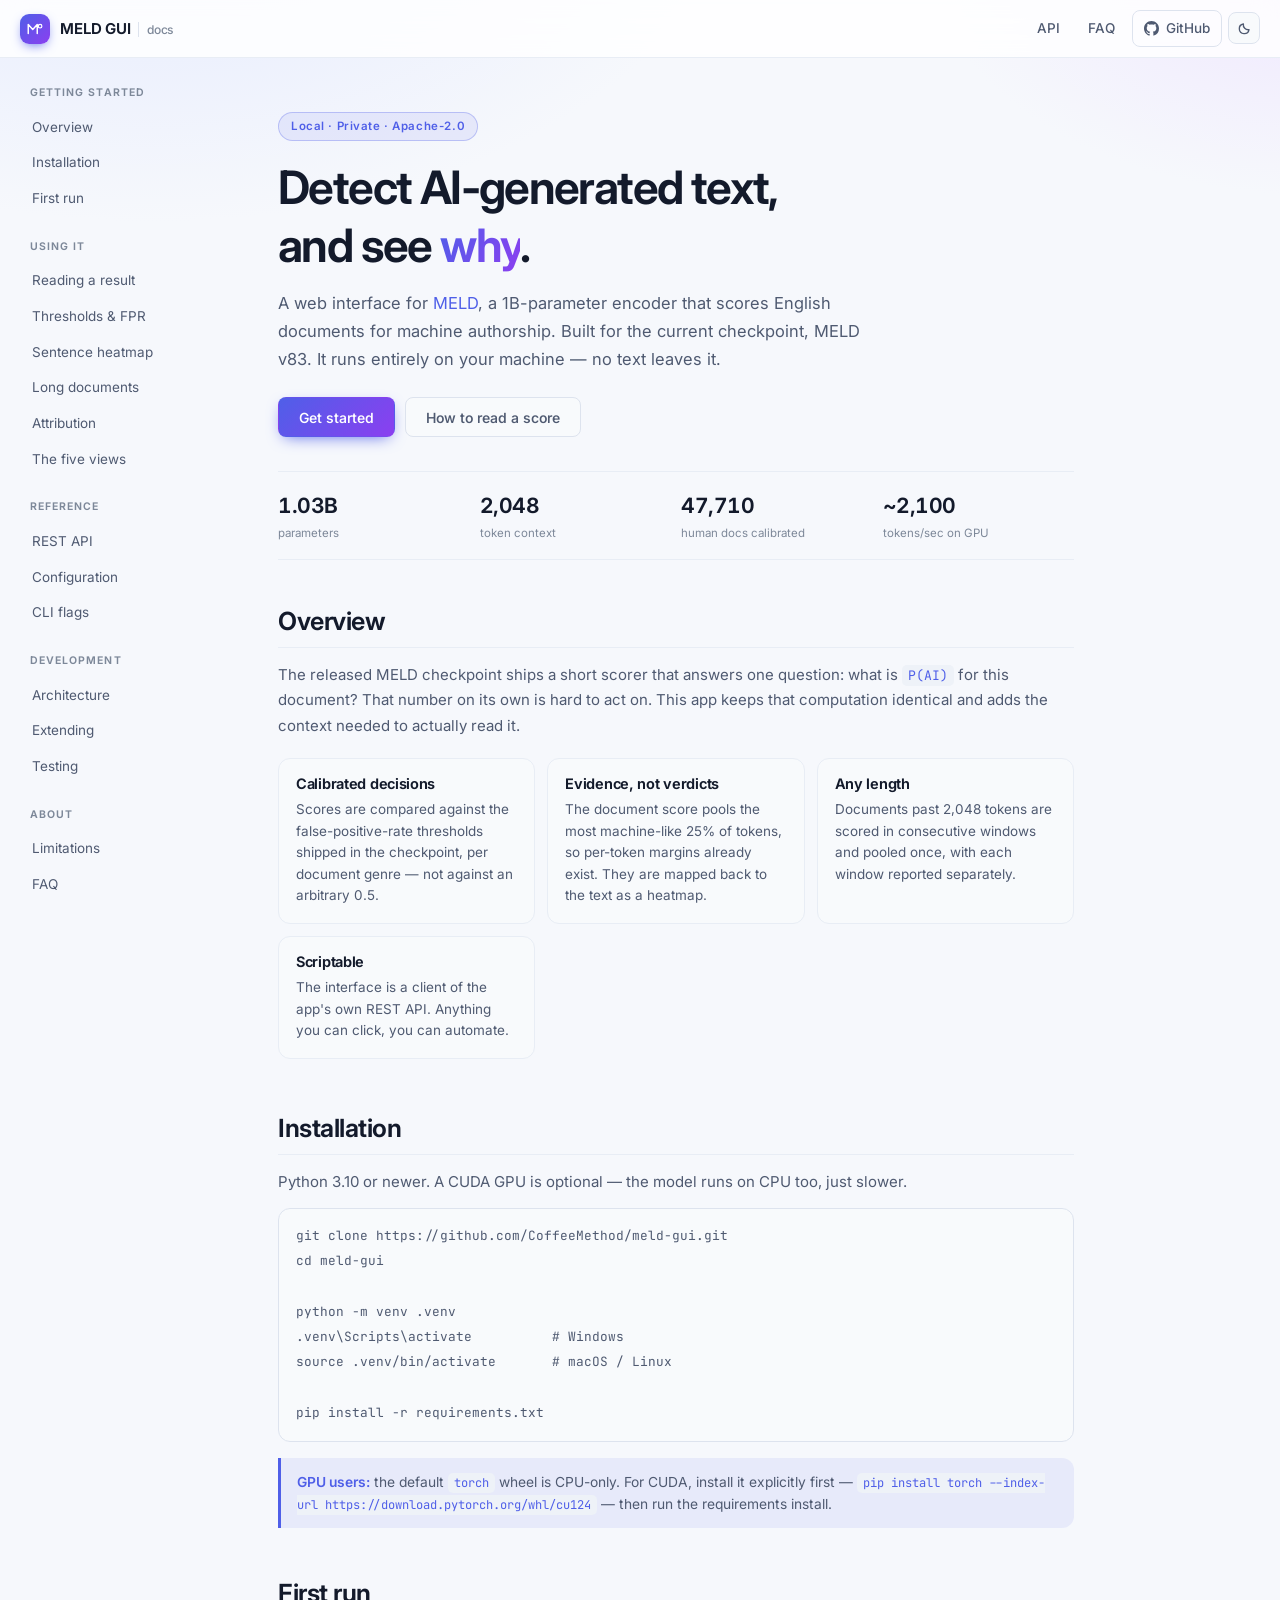
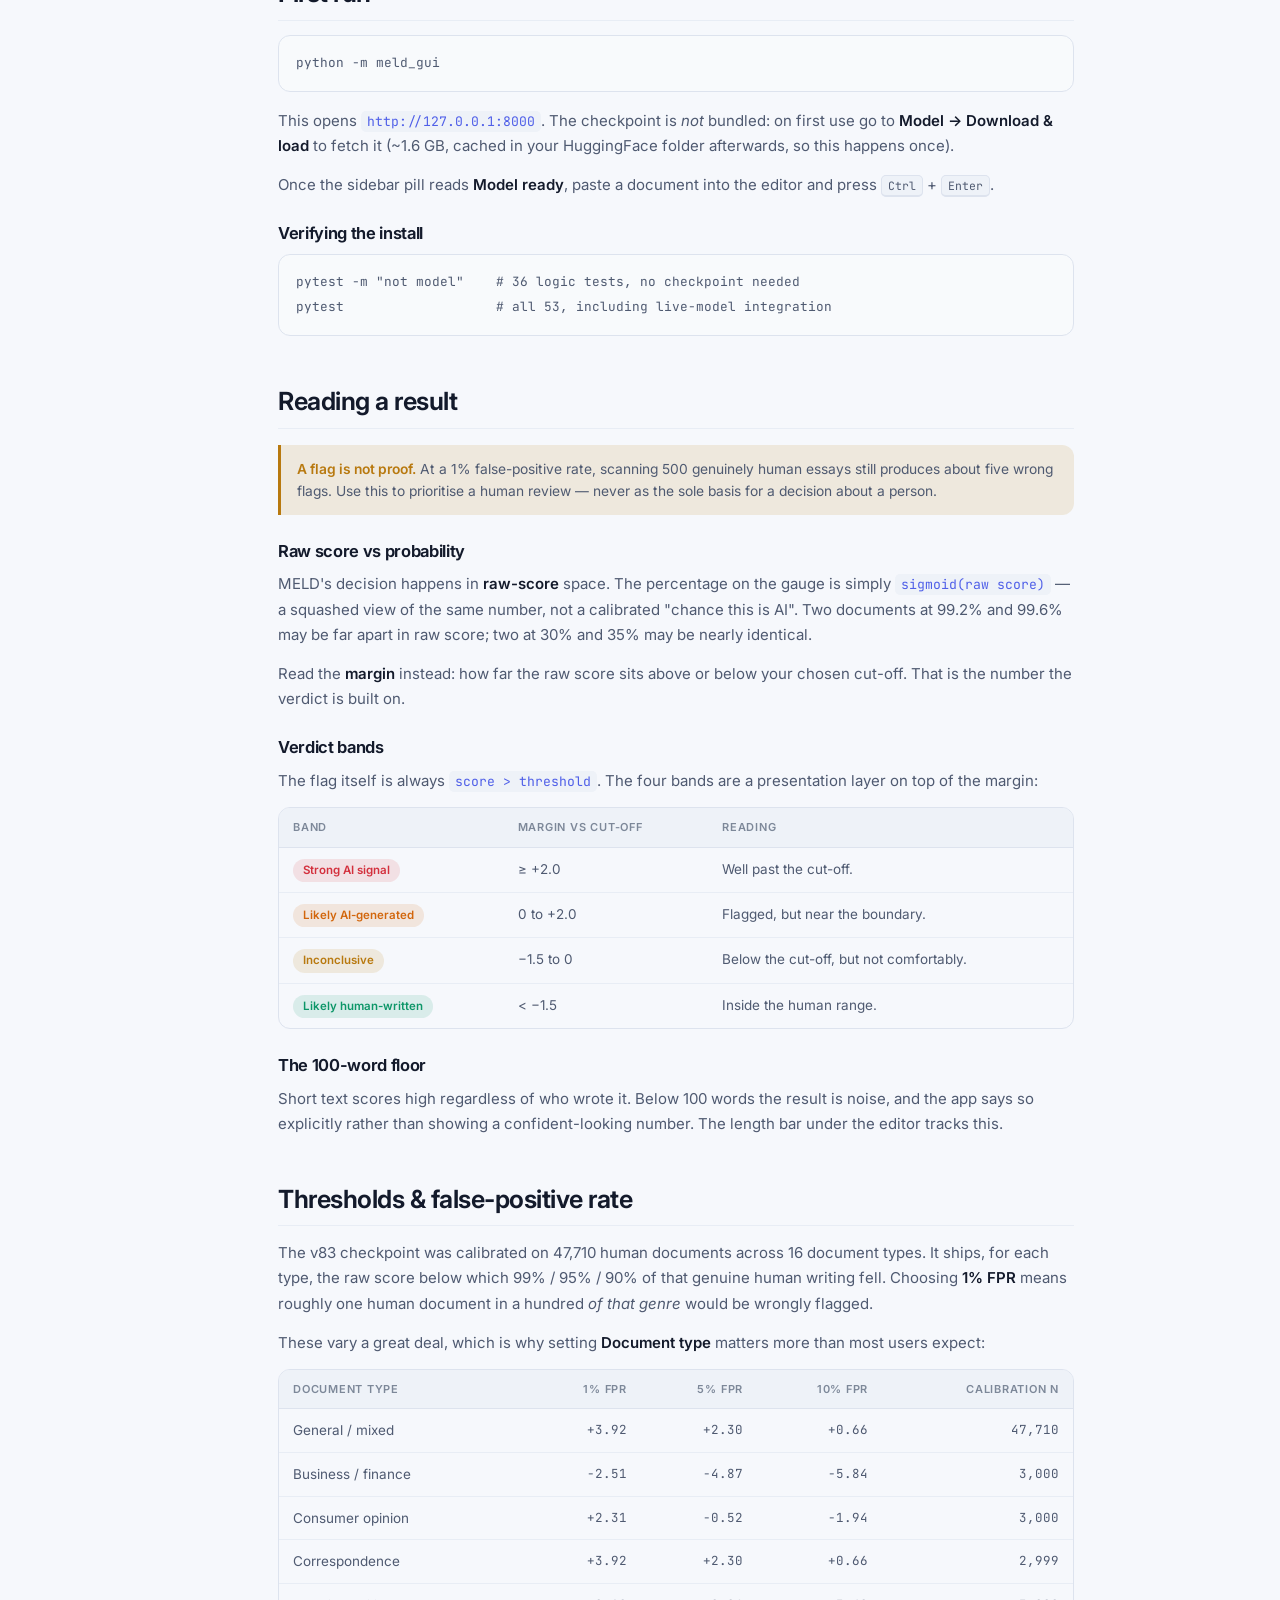
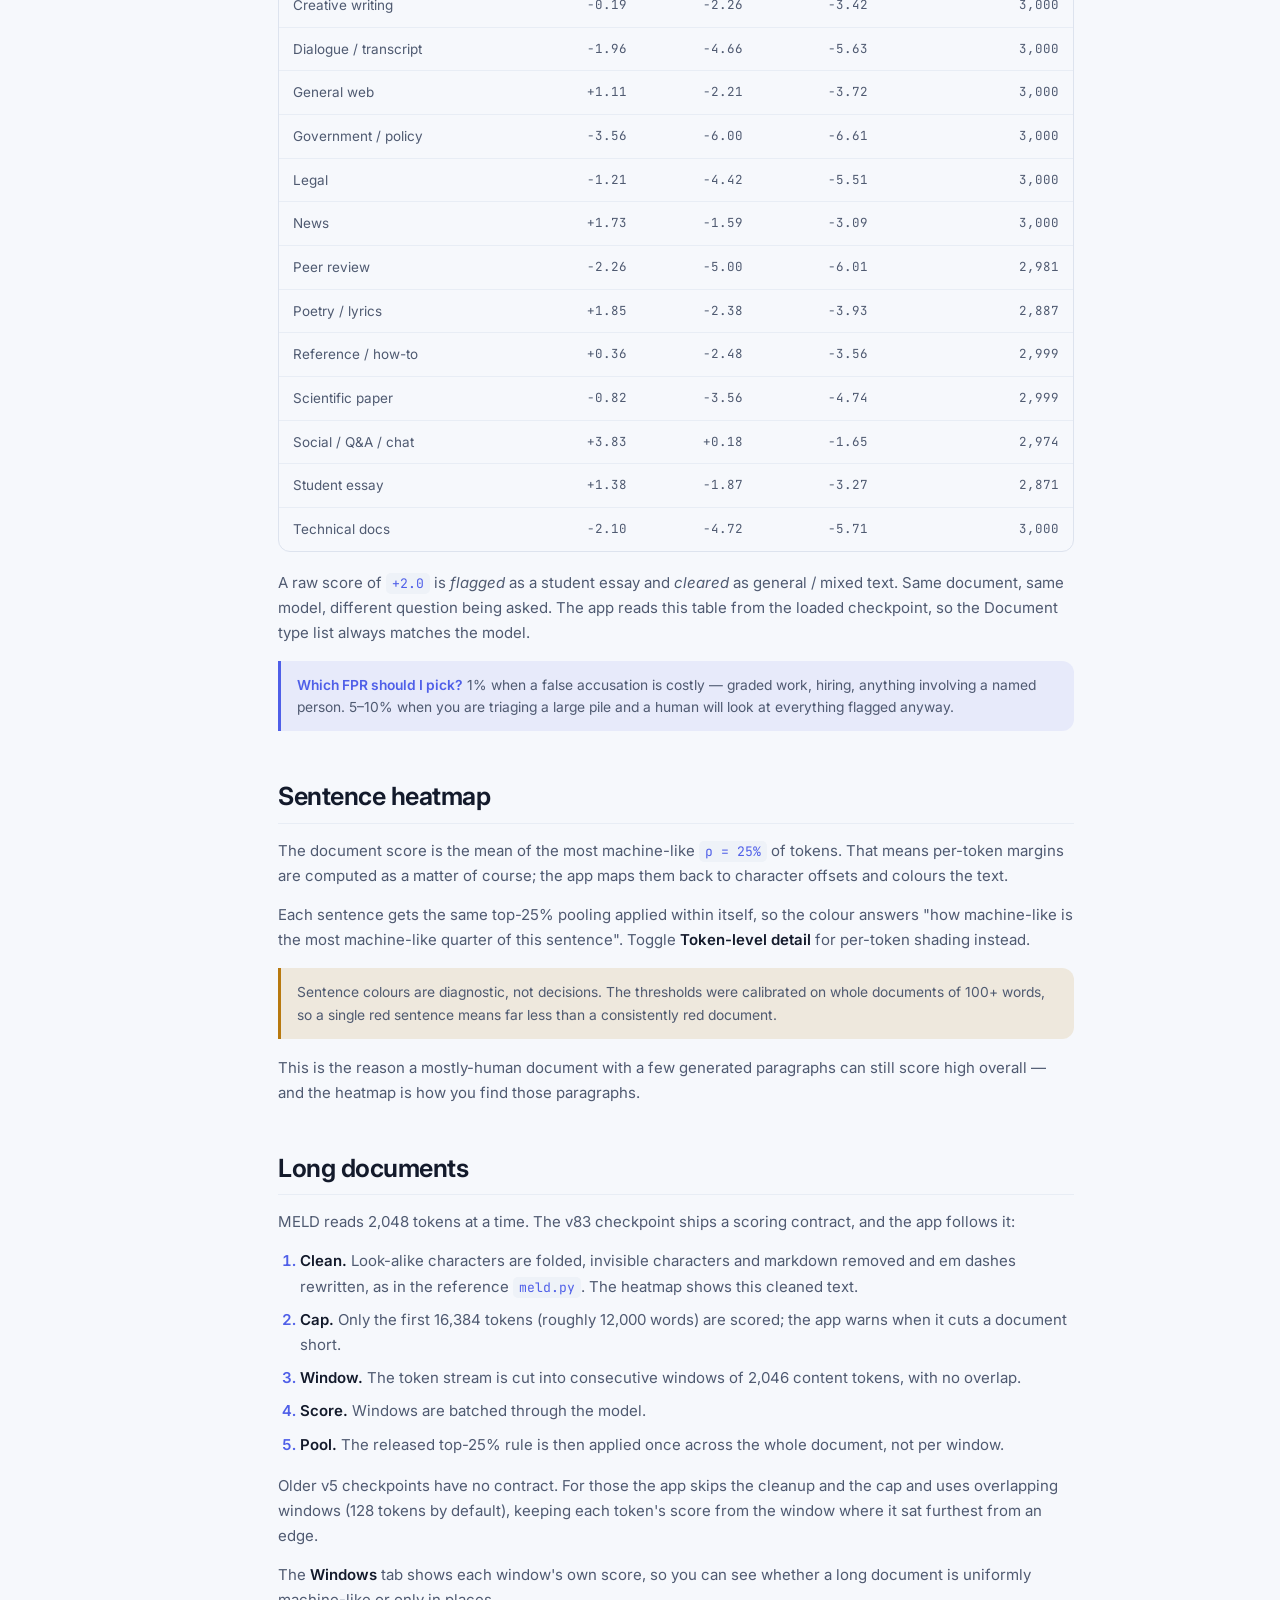
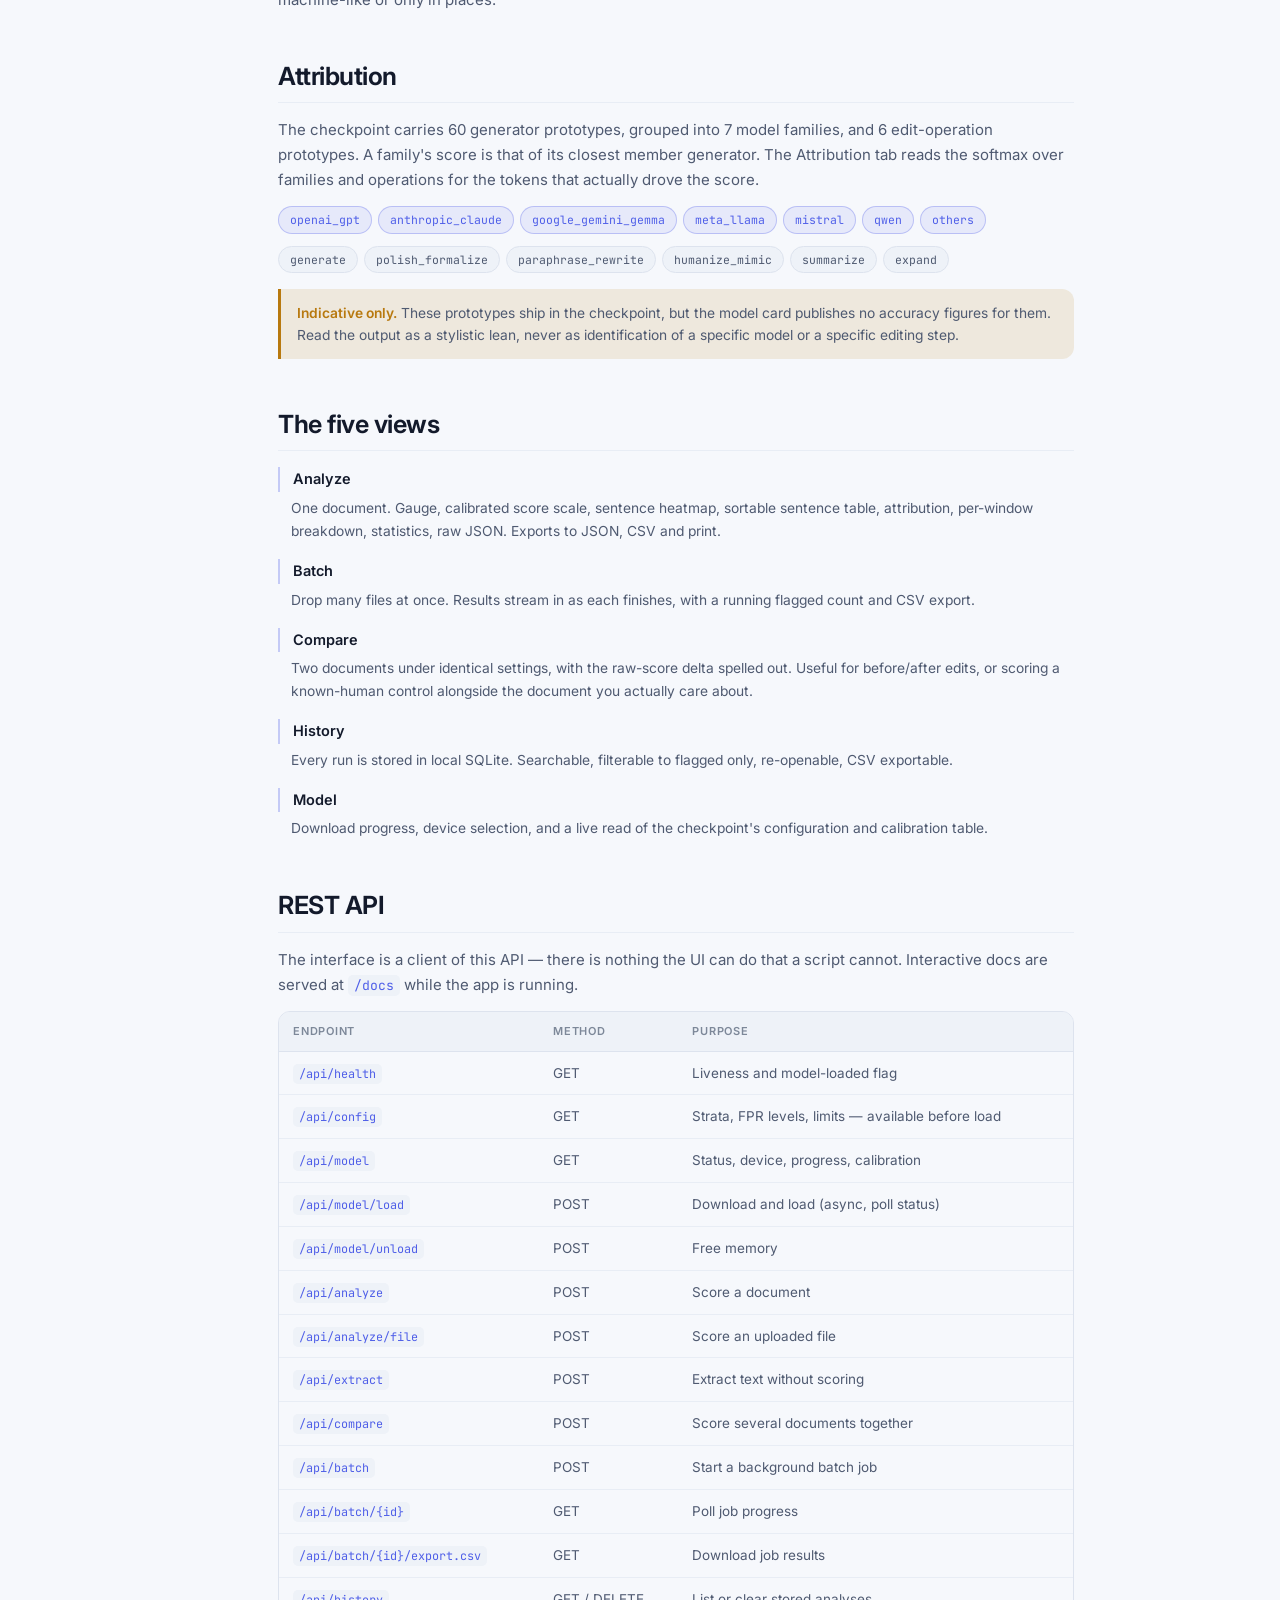
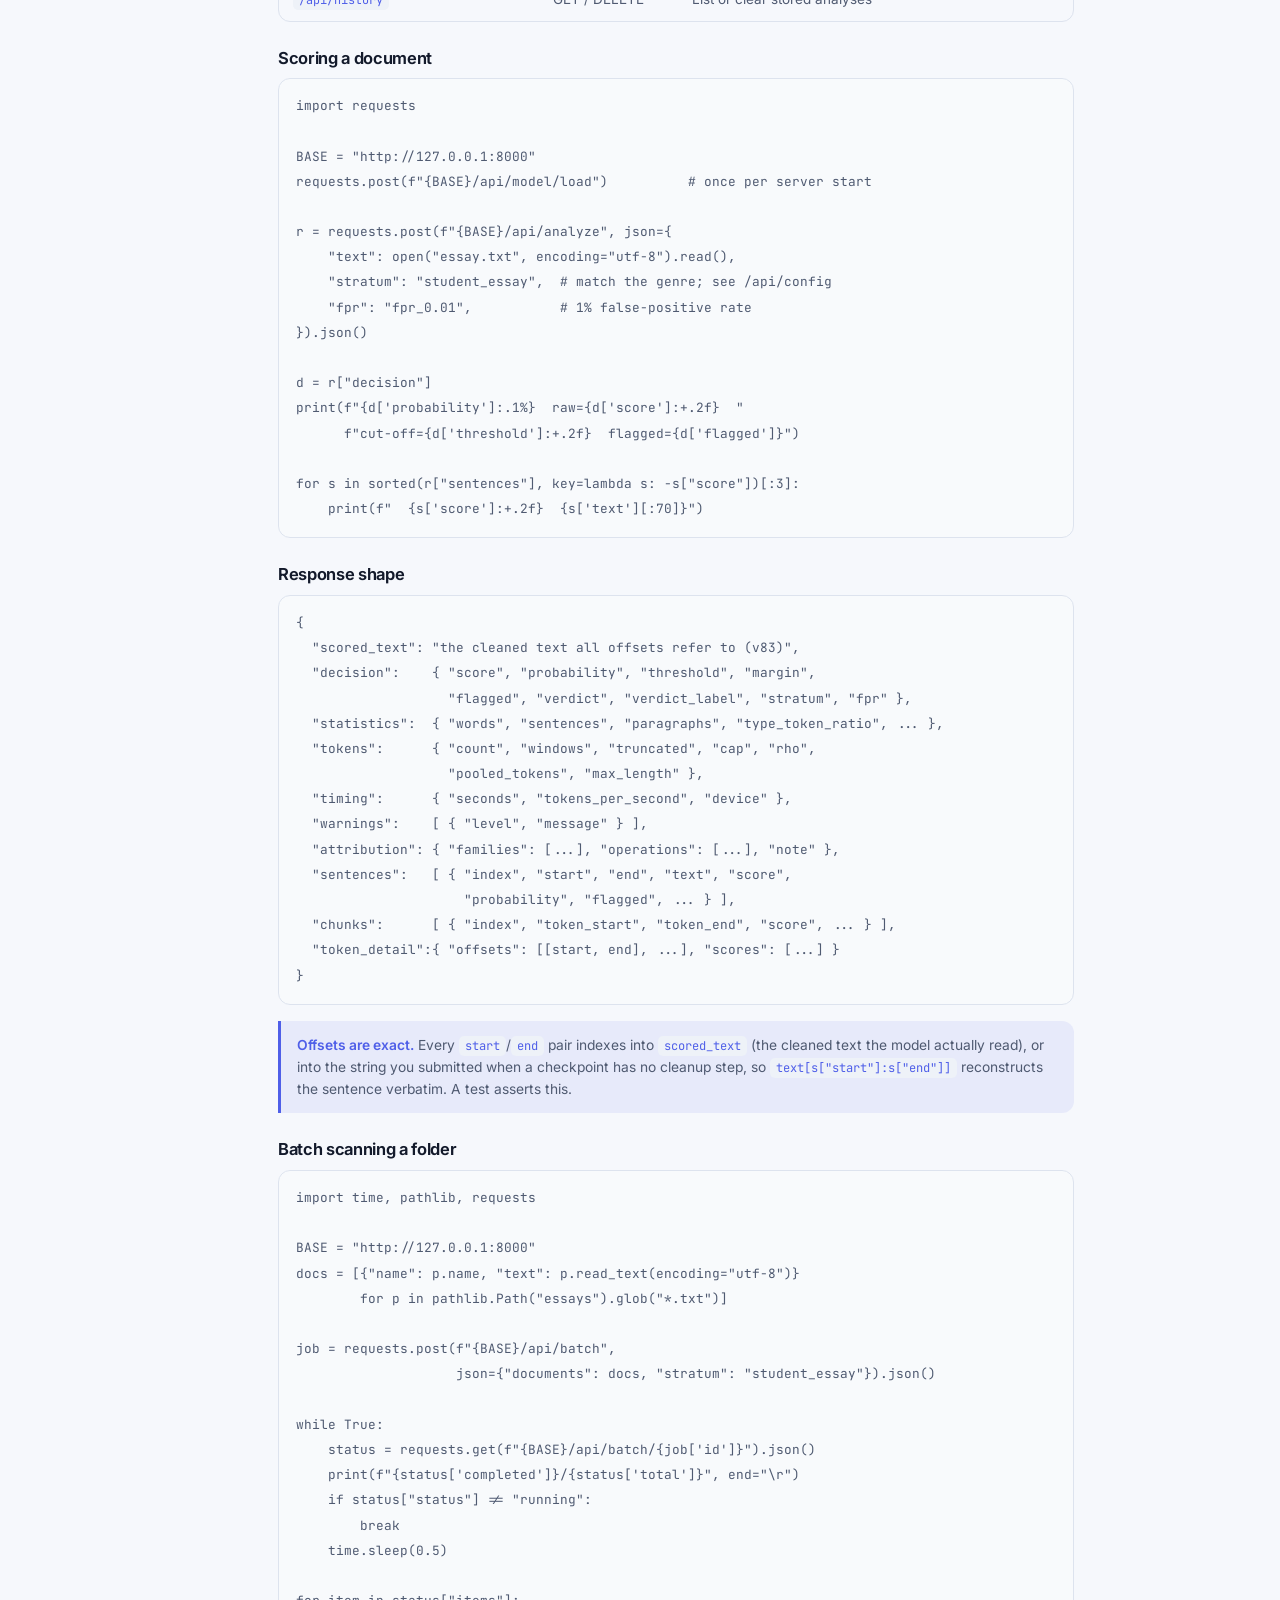
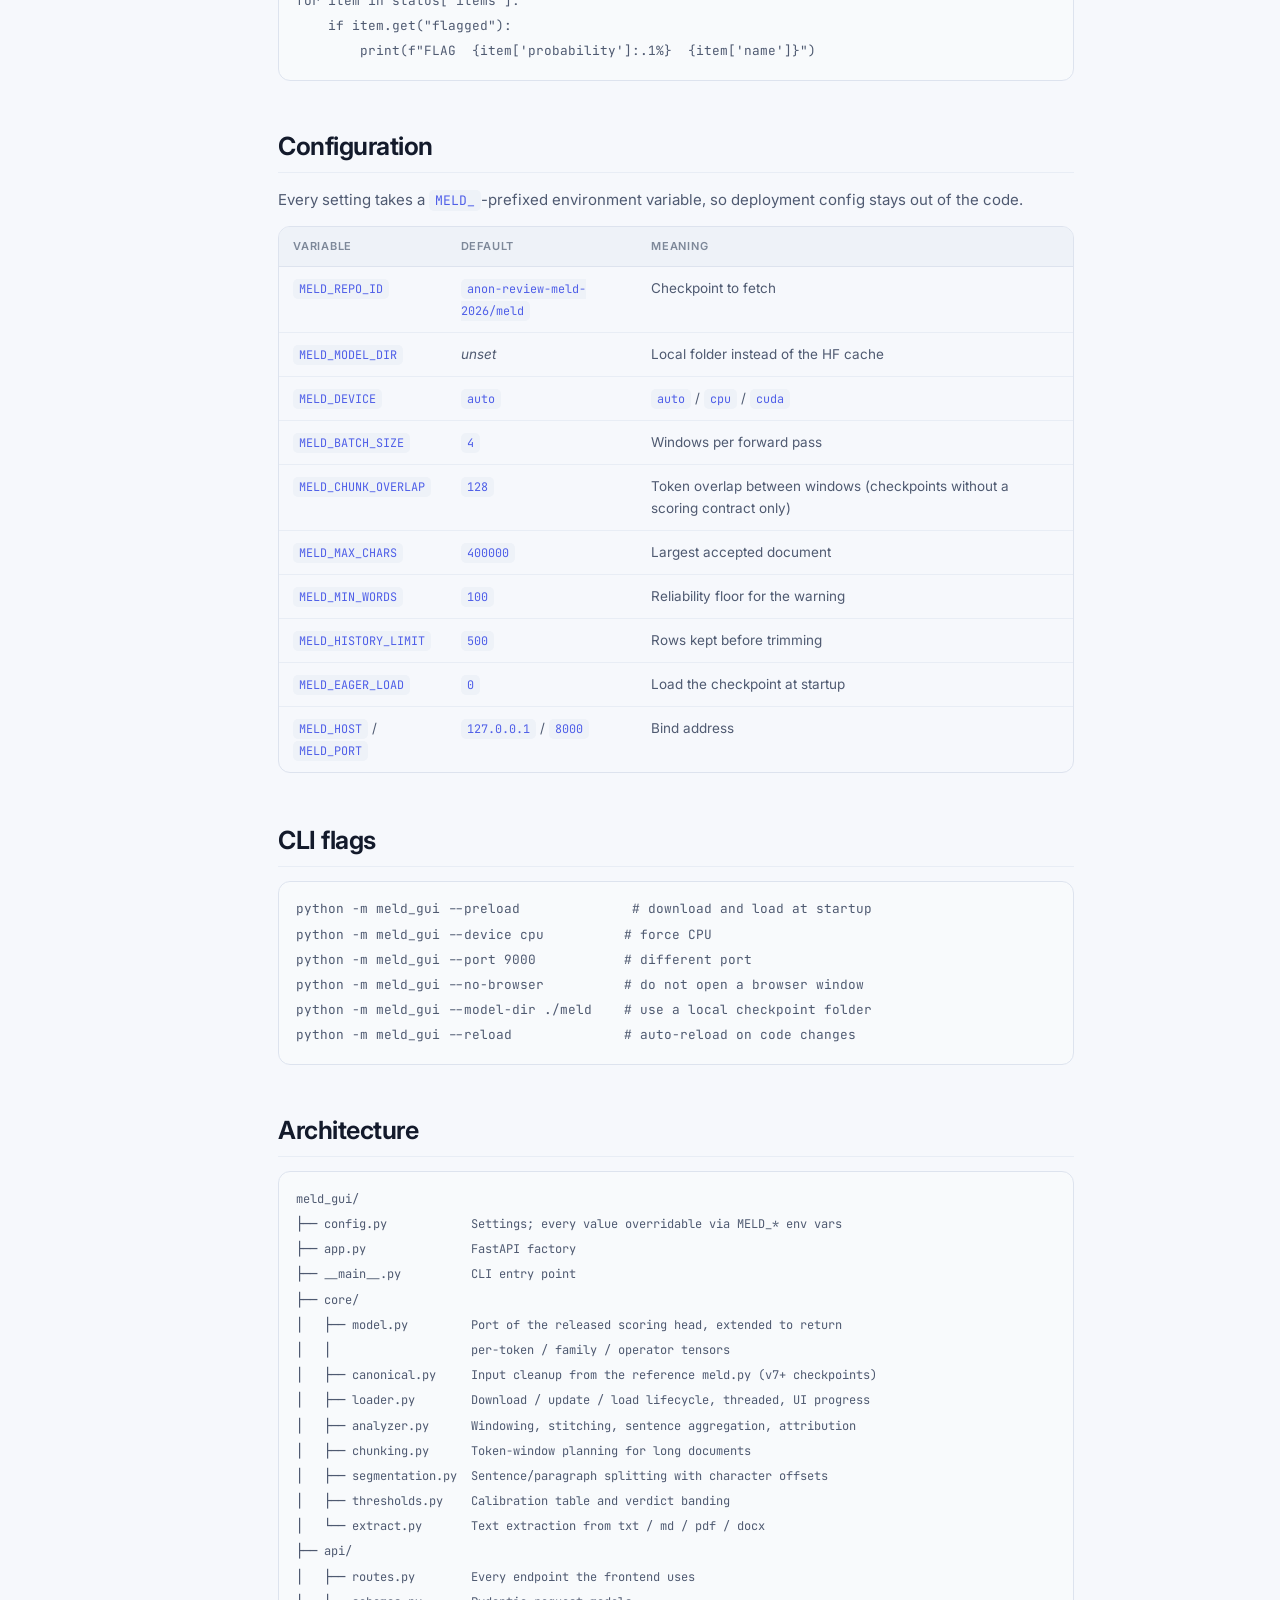
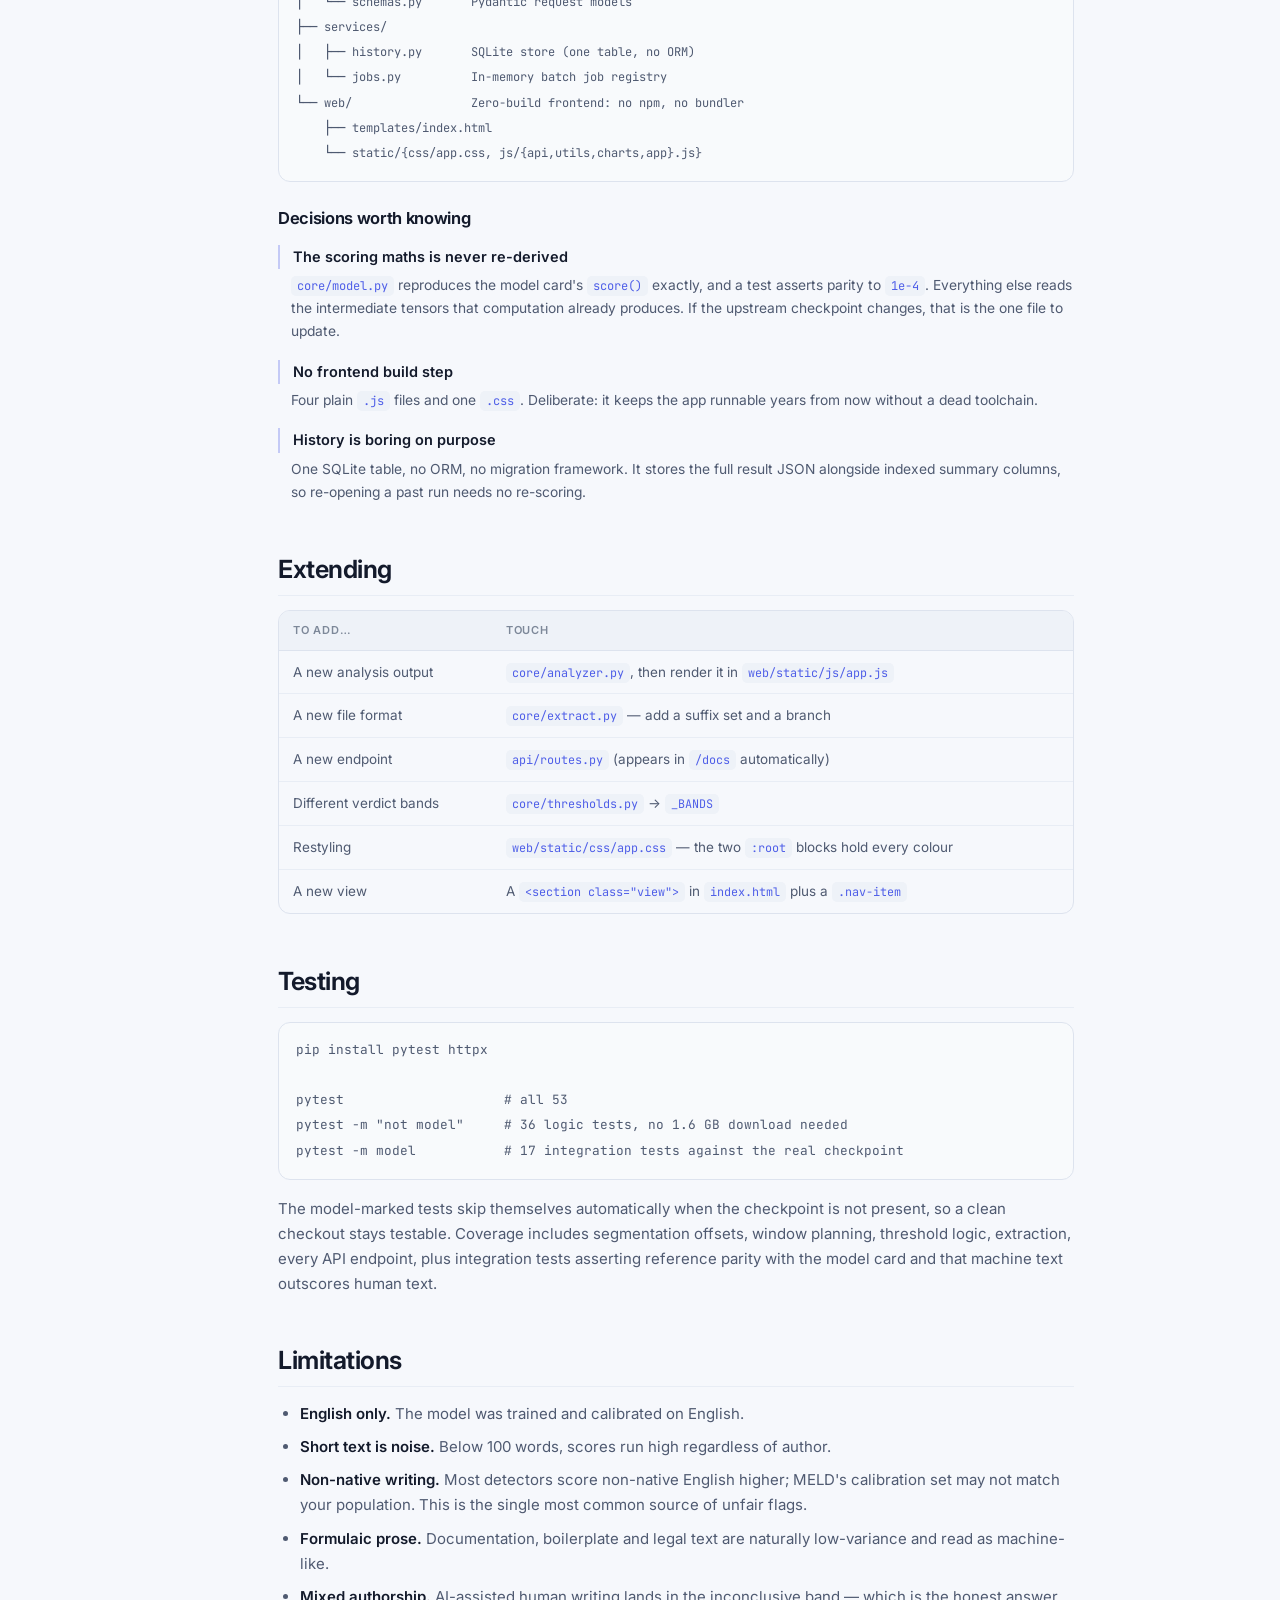
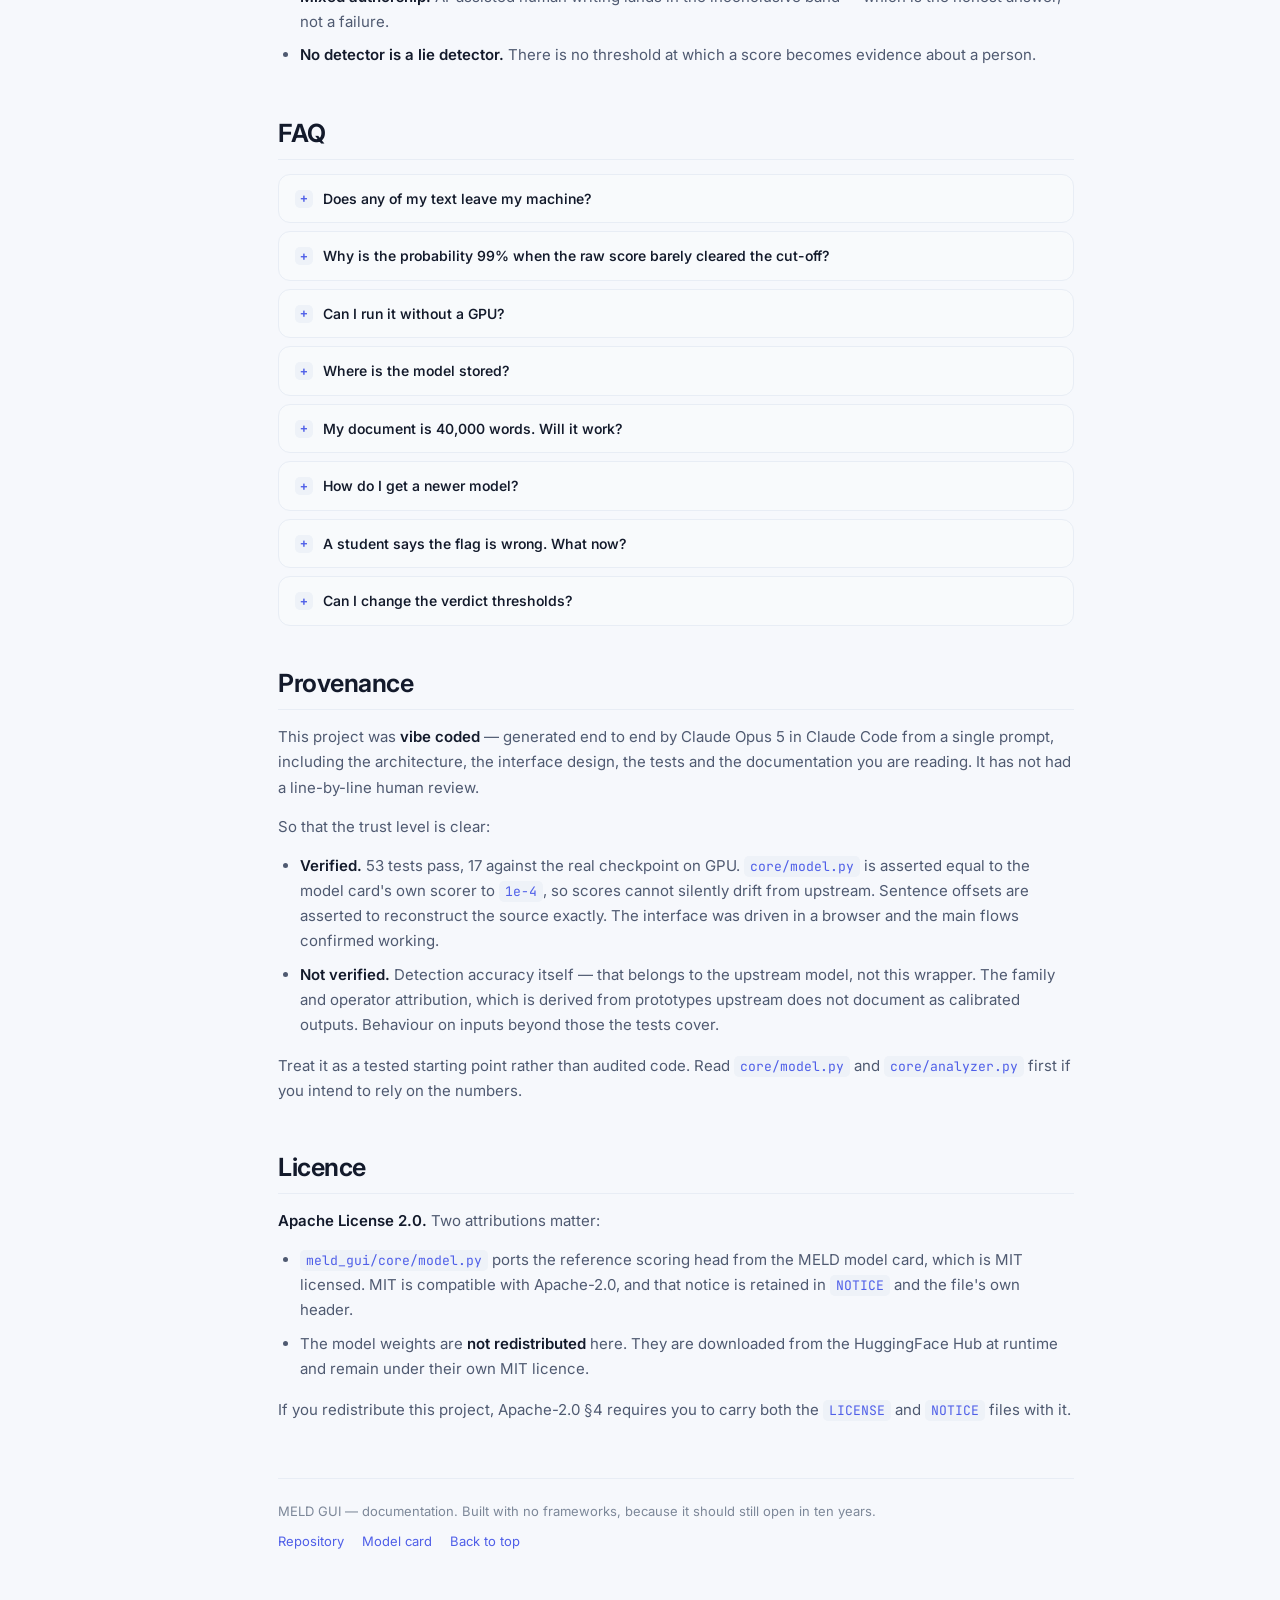
<file: docs/index.html>
<!DOCTYPE html>
<html lang="en" data-theme="dark">
<head>
<meta charset="utf-8">
<meta name="viewport" content="width=device-width, initial-scale=1">
<title>MELD GUI — documentation</title>
<meta name="description" content="Documentation for MELD GUI, a local web interface for the MELD AI-generated text detector: calibrated thresholds, sentence heatmaps, batch scanning and a REST API.">
<meta property="og:title" content="MELD GUI — documentation">
<meta property="og:description" content="A local web interface for the MELD AI-generated text detector.">
<meta property="og:type" content="website">
<link rel="preconnect" href="https://fonts.googleapis.com">
<link rel="preconnect" href="https://fonts.gstatic.com" crossorigin>
<link href="https://fonts.googleapis.com/css2?family=Inter:wght@400;500;600;700&family=JetBrains+Mono:wght@400;500&display=swap" rel="stylesheet">
<link rel="stylesheet" href="assets/css/docs.css">
<link rel="icon" href="data:image/svg+xml,<svg xmlns='http://www.w3.org/2000/svg' viewBox='0 0 100 100'><text y='.9em' font-size='90'>&#129517;</text></svg>">
</head>
<body>

<a class="skip" href="#main">Skip to content</a>

<header class="topbar">
  <button class="burger" id="burger" aria-label="Toggle navigation">
    <svg viewBox="0 0 20 20"><path d="M3 6h14M3 10h14M3 14h14"/></svg>
  </button>
  <a class="logo" href="#top">
    <span class="logo-mark">
      <svg viewBox="0 0 32 32"><path d="M4 24V8l8 9 8-9v16" stroke-width="2.6"/><circle cx="25" cy="11" r="3.2" stroke-width="2.2"/></svg>
    </span>
    <span class="logo-text">MELD GUI<em>docs</em></span>
  </a>
  <div class="topbar-right">
    <a class="ghost-link" href="#api">API</a>
    <a class="ghost-link" href="#faq">FAQ</a>
    <a class="ghost-link repo" href="https://github.com/CoffeeMethod/meld-gui" target="_blank" rel="noopener">
      <svg viewBox="0 0 16 16" class="gh"><path d="M8 0C3.58 0 0 3.58 0 8c0 3.54 2.29 6.53 5.47 7.59.4.07.55-.17.55-.38 0-.19-.01-.82-.01-1.49-2.01.37-2.53-.49-2.69-.94-.09-.23-.48-.94-.82-1.13-.28-.15-.68-.52-.01-.53.63-.01 1.08.58 1.23.82.72 1.21 1.87.87 2.33.66.07-.52.28-.87.51-1.07-1.78-.2-3.64-.89-3.64-3.95 0-.87.31-1.59.82-2.15-.08-.2-.36-1.02.08-2.12 0 0 .67-.21 2.2.82.64-.18 1.32-.27 2-.27s1.36.09 2 .27c1.53-1.04 2.2-.82 2.2-.82.44 1.1.16 1.92.08 2.12.51.56.82 1.27.82 2.15 0 3.07-1.87 3.75-3.65 3.95.29.25.54.73.54 1.48 0 1.07-.01 1.93-.01 2.2 0 .21.15.46.55.38A8.01 8.01 0 0 0 16 8c0-4.42-3.58-8-8-8z"/></svg>
      GitHub
    </a>
    <button class="icon-btn" id="themeToggle" aria-label="Toggle theme">
      <svg viewBox="0 0 20 20"><path d="M16 11.5A6.5 6.5 0 0 1 8.5 4a6.5 6.5 0 1 0 7.5 7.5z"/></svg>
    </button>
  </div>
</header>

<div class="shell">

  <!-- ─────────────────────────── sidebar ─────────────────────────── -->
  <nav class="sidenav" id="sidenav" aria-label="Documentation">
    <div class="nav-group">
      <span class="nav-title">Getting started</span>
      <a href="#overview">Overview</a>
      <a href="#install">Installation</a>
      <a href="#first-run">First run</a>
    </div>
    <div class="nav-group">
      <span class="nav-title">Using it</span>
      <a href="#interpreting">Reading a result</a>
      <a href="#thresholds">Thresholds &amp; FPR</a>
      <a href="#heatmap">Sentence heatmap</a>
      <a href="#long-documents">Long documents</a>
      <a href="#attribution">Attribution</a>
      <a href="#views">The five views</a>
    </div>
    <div class="nav-group">
      <span class="nav-title">Reference</span>
      <a href="#api">REST API</a>
      <a href="#config">Configuration</a>
      <a href="#cli">CLI flags</a>
    </div>
    <div class="nav-group">
      <span class="nav-title">Development</span>
      <a href="#architecture">Architecture</a>
      <a href="#extending">Extending</a>
      <a href="#testing">Testing</a>
    </div>
    <div class="nav-group">
      <span class="nav-title">About</span>
      <a href="#limitations">Limitations</a>
      <a href="#faq">FAQ</a>
      <a href="#provenance">Provenance</a>
      <a href="#licence">Licence</a>
    </div>
  </nav>
  <div class="scrim" id="scrim"></div>

  <!-- ─────────────────────────── content ─────────────────────────── -->
  <main class="content" id="main">

    <section class="hero" id="top">
      <span class="eyebrow">Local · Private · Apache-2.0</span>
      <h1>Detect AI-generated text,<br>and see <em>why</em>.</h1>
      <p class="lede">
        A web interface for <a href="https://huggingface.co/anon-review-meld-2026/meld" target="_blank" rel="noopener">MELD</a>,
        a 1B-parameter encoder that scores English documents for machine authorship.
        Built for the current checkpoint, MELD v83.
        It runs entirely on your machine — no text leaves it.
      </p>
      <div class="hero-actions">
        <a class="btn btn-primary" href="#install">Get started</a>
        <a class="btn btn-ghost" href="#interpreting">How to read a score</a>
      </div>
      <div class="hero-stats">
        <div><strong>1.03B</strong><span>parameters</span></div>
        <div><strong>2,048</strong><span>token context</span></div>
        <div><strong>47,710</strong><span>human docs calibrated</span></div>
        <div><strong>~2,100</strong><span>tokens/sec on GPU</span></div>
      </div>
    </section>

    <!-- OVERVIEW -->
    <section id="overview">
      <h2>Overview</h2>
      <p>
        The released MELD checkpoint ships a short scorer that answers one question:
        what is <code>P(AI)</code> for this document? That number on its own is hard to
        act on. This app keeps that computation identical and adds the
        context needed to actually read it.
      </p>

      <div class="cards">
        <div class="card">
          <h3>Calibrated decisions</h3>
          <p>Scores are compared against the false-positive-rate thresholds shipped in
          the checkpoint, per document genre — not against an arbitrary 0.5.</p>
        </div>
        <div class="card">
          <h3>Evidence, not verdicts</h3>
          <p>The document score pools the most machine-like 25% of tokens, so per-token
          margins already exist. They are mapped back to the text as a heatmap.</p>
        </div>
        <div class="card">
          <h3>Any length</h3>
          <p>Documents past 2,048 tokens are scored in consecutive windows and pooled
          once, with each window reported separately.</p>
        </div>
        <div class="card">
          <h3>Scriptable</h3>
          <p>The interface is a client of the app's own REST API. Anything you can click,
          you can automate.</p>
        </div>
      </div>
    </section>

    <!-- INSTALL -->
    <section id="install">
      <h2>Installation</h2>
      <p>Python 3.10 or newer. A CUDA GPU is optional — the model runs on CPU too, just
      slower.</p>

      <pre><code>git clone https://github.com/CoffeeMethod/meld-gui.git
cd meld-gui

python -m venv .venv
.venv\Scripts\activate          # Windows
source .venv/bin/activate       # macOS / Linux

pip install -r requirements.txt</code></pre>

      <div class="callout callout-info">
        <strong>GPU users:</strong> the default <code>torch</code> wheel is CPU-only.
        For CUDA, install it explicitly first —
        <code>pip install torch --index-url https://download.pytorch.org/whl/cu124</code>
        — then run the requirements install.
      </div>
    </section>

    <!-- FIRST RUN -->
    <section id="first-run">
      <h2>First run</h2>
      <pre><code>python -m meld_gui</code></pre>
      <p>
        This opens <code>http://127.0.0.1:8000</code>. The checkpoint is
        <em>not</em> bundled: on first use go to <strong>Model → Download &amp; load</strong>
        to fetch it (~1.6&nbsp;GB, cached in your HuggingFace folder afterwards, so this
        happens once).
      </p>
      <p>Once the sidebar pill reads <strong>Model ready</strong>, paste a document into
      the editor and press <kbd>Ctrl</kbd>&nbsp;+&nbsp;<kbd>Enter</kbd>.</p>

      <h3>Verifying the install</h3>
      <pre><code>pytest -m "not model"    # 36 logic tests, no checkpoint needed
pytest                   # all 53, including live-model integration</code></pre>
    </section>

    <!-- INTERPRETING -->
    <section id="interpreting">
      <h2>Reading a result</h2>

      <div class="callout callout-warn">
        <strong>A flag is not proof.</strong> At a 1% false-positive rate, scanning 500
        genuinely human essays still produces about five wrong flags. Use this to
        prioritise a human review — never as the sole basis for a decision about a person.
      </div>

      <h3>Raw score vs probability</h3>
      <p>
        MELD's decision happens in <strong>raw-score</strong> space. The percentage on the
        gauge is simply <code>sigmoid(raw score)</code> — a squashed view of the same
        number, not a calibrated "chance this is AI". Two documents at 99.2% and 99.6%
        may be far apart in raw score; two at 30% and 35% may be nearly identical.
      </p>
      <p>Read the <strong>margin</strong> instead: how far the raw score sits above or
      below your chosen cut-off. That is the number the verdict is built on.</p>

      <h3>Verdict bands</h3>
      <p>The flag itself is always <code>score &gt; threshold</code>. The four bands are a
      presentation layer on top of the margin:</p>
      <div class="table-wrap">
        <table>
          <thead><tr><th>Band</th><th>Margin vs cut-off</th><th>Reading</th></tr></thead>
          <tbody>
            <tr><td><span class="pill pill-ai">Strong AI signal</span></td><td>≥ +2.0</td><td>Well past the cut-off.</td></tr>
            <tr><td><span class="pill pill-likely">Likely AI-generated</span></td><td>0 to +2.0</td><td>Flagged, but near the boundary.</td></tr>
            <tr><td><span class="pill pill-uncertain">Inconclusive</span></td><td>−1.5 to 0</td><td>Below the cut-off, but not comfortably.</td></tr>
            <tr><td><span class="pill pill-human">Likely human-written</span></td><td>&lt; −1.5</td><td>Inside the human range.</td></tr>
          </tbody>
        </table>
      </div>

      <h3>The 100-word floor</h3>
      <p>
        Short text scores high regardless of who wrote it. Below 100 words the result is
        noise, and the app says so explicitly rather than showing a confident-looking
        number. The length bar under the editor tracks this.
      </p>
    </section>

    <!-- THRESHOLDS -->
    <section id="thresholds">
      <h2>Thresholds &amp; false-positive rate</h2>
      <p>
        The v83 checkpoint was calibrated on 47,710 human documents across 16 document
        types. It ships, for each type,
        the raw score below which 99% / 95% / 90% of that genuine human writing fell.
        Choosing <strong>1% FPR</strong> means roughly one human document in a hundred
        <em>of that genre</em> would be wrongly flagged.
      </p>
      <p>These vary a great deal, which is why setting <strong>Document type</strong>
      matters more than most users expect:</p>

      <div class="table-wrap">
        <table class="num">
          <thead><tr><th>Document type</th><th>1% FPR</th><th>5% FPR</th><th>10% FPR</th><th>Calibration n</th></tr></thead>
          <tbody>
            <tr><td>General / mixed</td><td>+3.92</td><td>+2.30</td><td>+0.66</td><td>47,710</td></tr>
            <tr><td>Business / finance</td><td>−2.51</td><td>−4.87</td><td>−5.84</td><td>3,000</td></tr>
            <tr><td>Consumer opinion</td><td>+2.31</td><td>−0.52</td><td>−1.94</td><td>3,000</td></tr>
            <tr><td>Correspondence</td><td>+3.92</td><td>+2.30</td><td>+0.66</td><td>2,999</td></tr>
            <tr><td>Creative writing</td><td>−0.19</td><td>−2.26</td><td>−3.42</td><td>3,000</td></tr>
            <tr><td>Dialogue / transcript</td><td>−1.96</td><td>−4.66</td><td>−5.63</td><td>3,000</td></tr>
            <tr><td>General web</td><td>+1.11</td><td>−2.21</td><td>−3.72</td><td>3,000</td></tr>
            <tr><td>Government / policy</td><td>−3.56</td><td>−6.00</td><td>−6.61</td><td>3,000</td></tr>
            <tr><td>Legal</td><td>−1.21</td><td>−4.42</td><td>−5.51</td><td>3,000</td></tr>
            <tr><td>News</td><td>+1.73</td><td>−1.59</td><td>−3.09</td><td>3,000</td></tr>
            <tr><td>Peer review</td><td>−2.26</td><td>−5.00</td><td>−6.01</td><td>2,981</td></tr>
            <tr><td>Poetry / lyrics</td><td>+1.85</td><td>−2.38</td><td>−3.93</td><td>2,887</td></tr>
            <tr><td>Reference / how-to</td><td>+0.36</td><td>−2.48</td><td>−3.56</td><td>2,999</td></tr>
            <tr><td>Scientific paper</td><td>−0.82</td><td>−3.56</td><td>−4.74</td><td>2,999</td></tr>
            <tr><td>Social / Q&amp;A / chat</td><td>+3.83</td><td>+0.18</td><td>−1.65</td><td>2,974</td></tr>
            <tr><td>Student essay</td><td>+1.38</td><td>−1.87</td><td>−3.27</td><td>2,871</td></tr>
            <tr><td>Technical docs</td><td>−2.10</td><td>−4.72</td><td>−5.71</td><td>3,000</td></tr>
          </tbody>
        </table>
      </div>

      <p>
        A raw score of <code>+2.0</code> is <em>flagged</em> as a student essay and
        <em>cleared</em> as general / mixed text. Same document, same model, different
        question being asked. The app reads this table from the loaded checkpoint, so
        the Document type list always matches the model.
      </p>

      <div class="callout callout-info">
        <strong>Which FPR should I pick?</strong> 1% when a false accusation is costly —
        graded work, hiring, anything involving a named person. 5–10% when you are
        triaging a large pile and a human will look at everything flagged anyway.
      </div>
    </section>

    <!-- HEATMAP -->
    <section id="heatmap">
      <h2>Sentence heatmap</h2>
      <p>
        The document score is the mean of the most machine-like <code>ρ = 25%</code> of
        tokens. That means per-token margins are computed as a matter of course; the app
        maps them back to character offsets and colours the text.
      </p>
      <p>
        Each sentence gets the same top-25% pooling applied within itself, so the colour
        answers "how machine-like is the most machine-like quarter of this sentence".
        Toggle <strong>Token-level detail</strong> for per-token shading instead.
      </p>
      <div class="callout callout-warn">
        Sentence colours are diagnostic, not decisions. The thresholds were calibrated on
        whole documents of 100+ words, so a single red sentence means far less than a
        consistently red document.
      </div>
      <p>This is the reason a mostly-human document with a few generated paragraphs can
      still score high overall — and the heatmap is how you find those paragraphs.</p>
    </section>

    <!-- LONG DOCUMENTS -->
    <section id="long-documents">
      <h2>Long documents</h2>
      <p>MELD reads 2,048 tokens at a time. The v83 checkpoint ships a scoring contract,
      and the app follows it:</p>
      <ol class="steps">
        <li><strong>Clean.</strong> Look-alike characters are folded, invisible characters
            and markdown removed and em dashes rewritten, as in the reference
            <code>meld.py</code>. The heatmap shows this cleaned text.</li>
        <li><strong>Cap.</strong> Only the first 16,384 tokens (roughly 12,000 words) are
            scored; the app warns when it cuts a document short.</li>
        <li><strong>Window.</strong> The token stream is cut into consecutive windows of
            2,046 content tokens, with no overlap.</li>
        <li><strong>Score.</strong> Windows are batched through the model.</li>
        <li><strong>Pool.</strong> The released top-25% rule is then applied once across
            the whole document, not per window.</li>
      </ol>
      <p>Older v5 checkpoints have no contract. For those the app skips the cleanup and
      the cap and uses overlapping windows (128 tokens by default), keeping each token's
      score from the window where it sat furthest from an edge.</p>
      <p>The <strong>Windows</strong> tab shows each window's own score, so you can see
      whether a long document is uniformly machine-like or only in places.</p>
    </section>

    <!-- ATTRIBUTION -->
    <section id="attribution">
      <h2>Attribution</h2>
      <p>
        The checkpoint carries 60 generator prototypes, grouped into 7 model families,
        and 6 edit-operation prototypes. A family's score is that of its closest member
        generator. The Attribution tab reads the softmax over families and operations for
        the tokens that actually drove the score.
      </p>
      <div class="chips">
        <span class="chip">openai_gpt</span><span class="chip">anthropic_claude</span>
        <span class="chip">google_gemini_gemma</span><span class="chip">meta_llama</span>
        <span class="chip">mistral</span><span class="chip">qwen</span><span class="chip">others</span>
      </div>
      <div class="chips">
        <span class="chip alt">generate</span><span class="chip alt">polish_formalize</span>
        <span class="chip alt">paraphrase_rewrite</span><span class="chip alt">humanize_mimic</span>
        <span class="chip alt">summarize</span><span class="chip alt">expand</span>
      </div>
      <div class="callout callout-warn">
        <strong>Indicative only.</strong> These prototypes ship in the checkpoint, but the
        model card publishes no accuracy figures for them. Read the output as a stylistic
        lean, never as identification of a specific model or a specific editing step.
      </div>
    </section>

    <!-- VIEWS -->
    <section id="views">
      <h2>The five views</h2>
      <dl class="deflist">
        <dt>Analyze</dt>
        <dd>One document. Gauge, calibrated score scale, sentence heatmap, sortable
            sentence table, attribution, per-window breakdown, statistics, raw JSON.
            Exports to JSON, CSV and print.</dd>
        <dt>Batch</dt>
        <dd>Drop many files at once. Results stream in as each finishes, with a running
            flagged count and CSV export.</dd>
        <dt>Compare</dt>
        <dd>Two documents under identical settings, with the raw-score delta spelled out.
            Useful for before/after edits, or scoring a known-human control alongside the
            document you actually care about.</dd>
        <dt>History</dt>
        <dd>Every run is stored in local SQLite. Searchable, filterable to flagged only,
            re-openable, CSV exportable.</dd>
        <dt>Model</dt>
        <dd>Download progress, device selection, and a live read of the checkpoint's
            configuration and calibration table.</dd>
      </dl>
    </section>

    <!-- API -->
    <section id="api">
      <h2>REST API</h2>
      <p>
        The interface is a client of this API — there is nothing the UI can do that a
        script cannot. Interactive docs are served at <code>/docs</code> while the app is
        running.
      </p>

      <div class="table-wrap">
        <table>
          <thead><tr><th>Endpoint</th><th>Method</th><th>Purpose</th></tr></thead>
          <tbody>
            <tr><td><code>/api/health</code></td><td>GET</td><td>Liveness and model-loaded flag</td></tr>
            <tr><td><code>/api/config</code></td><td>GET</td><td>Strata, FPR levels, limits — available before load</td></tr>
            <tr><td><code>/api/model</code></td><td>GET</td><td>Status, device, progress, calibration</td></tr>
            <tr><td><code>/api/model/load</code></td><td>POST</td><td>Download and load (async, poll status)</td></tr>
            <tr><td><code>/api/model/unload</code></td><td>POST</td><td>Free memory</td></tr>
            <tr><td><code>/api/analyze</code></td><td>POST</td><td>Score a document</td></tr>
            <tr><td><code>/api/analyze/file</code></td><td>POST</td><td>Score an uploaded file</td></tr>
            <tr><td><code>/api/extract</code></td><td>POST</td><td>Extract text without scoring</td></tr>
            <tr><td><code>/api/compare</code></td><td>POST</td><td>Score several documents together</td></tr>
            <tr><td><code>/api/batch</code></td><td>POST</td><td>Start a background batch job</td></tr>
            <tr><td><code>/api/batch/{id}</code></td><td>GET</td><td>Poll job progress</td></tr>
            <tr><td><code>/api/batch/{id}/export.csv</code></td><td>GET</td><td>Download job results</td></tr>
            <tr><td><code>/api/history</code></td><td>GET / DELETE</td><td>List or clear stored analyses</td></tr>
          </tbody>
        </table>
      </div>

      <h3>Scoring a document</h3>
      <pre><code>import requests

BASE = "http://127.0.0.1:8000"
requests.post(f"{BASE}/api/model/load")          # once per server start

r = requests.post(f"{BASE}/api/analyze", json={
    "text": open("essay.txt", encoding="utf-8").read(),
    "stratum": "student_essay",  # match the genre; see /api/config
    "fpr": "fpr_0.01",           # 1% false-positive rate
}).json()

d = r["decision"]
print(f"{d['probability']:.1%}  raw={d['score']:+.2f}  "
      f"cut-off={d['threshold']:+.2f}  flagged={d['flagged']}")

for s in sorted(r["sentences"], key=lambda s: -s["score"])[:3]:
    print(f"  {s['score']:+.2f}  {s['text'][:70]}")</code></pre>

      <h3>Response shape</h3>
      <pre><code>{
  "scored_text": "the cleaned text all offsets refer to (v83)",
  "decision":    { "score", "probability", "threshold", "margin",
                   "flagged", "verdict", "verdict_label", "stratum", "fpr" },
  "statistics":  { "words", "sentences", "paragraphs", "type_token_ratio", ... },
  "tokens":      { "count", "windows", "truncated", "cap", "rho",
                   "pooled_tokens", "max_length" },
  "timing":      { "seconds", "tokens_per_second", "device" },
  "warnings":    [ { "level", "message" } ],
  "attribution": { "families": [...], "operations": [...], "note" },
  "sentences":   [ { "index", "start", "end", "text", "score",
                     "probability", "flagged", ... } ],
  "chunks":      [ { "index", "token_start", "token_end", "score", ... } ],
  "token_detail":{ "offsets": [[start, end], ...], "scores": [...] }
}</code></pre>

      <div class="callout callout-info">
        <strong>Offsets are exact.</strong> Every <code>start</code>/<code>end</code> pair
        indexes into <code>scored_text</code> (the cleaned text the model actually read),
        or into the string you submitted when a checkpoint has no cleanup step, so
        <code>text[s["start"]:s["end"]]</code> reconstructs the sentence verbatim. A test
        asserts this.
      </div>

      <h3>Batch scanning a folder</h3>
      <pre><code>import time, pathlib, requests

BASE = "http://127.0.0.1:8000"
docs = [{"name": p.name, "text": p.read_text(encoding="utf-8")}
        for p in pathlib.Path("essays").glob("*.txt")]

job = requests.post(f"{BASE}/api/batch",
                    json={"documents": docs, "stratum": "student_essay"}).json()

while True:
    status = requests.get(f"{BASE}/api/batch/{job['id']}").json()
    print(f"{status['completed']}/{status['total']}", end="\r")
    if status["status"] != "running":
        break
    time.sleep(0.5)

for item in status["items"]:
    if item.get("flagged"):
        print(f"FLAG  {item['probability']:.1%}  {item['name']}")</code></pre>
    </section>

    <!-- CONFIG -->
    <section id="config">
      <h2>Configuration</h2>
      <p>Every setting takes a <code>MELD_</code>-prefixed environment variable, so
      deployment config stays out of the code.</p>
      <div class="table-wrap">
        <table>
          <thead><tr><th>Variable</th><th>Default</th><th>Meaning</th></tr></thead>
          <tbody>
            <tr><td><code>MELD_REPO_ID</code></td><td><code>anon-review-meld-2026/meld</code></td><td>Checkpoint to fetch</td></tr>
            <tr><td><code>MELD_MODEL_DIR</code></td><td><em>unset</em></td><td>Local folder instead of the HF cache</td></tr>
            <tr><td><code>MELD_DEVICE</code></td><td><code>auto</code></td><td><code>auto</code> / <code>cpu</code> / <code>cuda</code></td></tr>
            <tr><td><code>MELD_BATCH_SIZE</code></td><td><code>4</code></td><td>Windows per forward pass</td></tr>
            <tr><td><code>MELD_CHUNK_OVERLAP</code></td><td><code>128</code></td><td>Token overlap between windows (checkpoints without a scoring contract only)</td></tr>
            <tr><td><code>MELD_MAX_CHARS</code></td><td><code>400000</code></td><td>Largest accepted document</td></tr>
            <tr><td><code>MELD_MIN_WORDS</code></td><td><code>100</code></td><td>Reliability floor for the warning</td></tr>
            <tr><td><code>MELD_HISTORY_LIMIT</code></td><td><code>500</code></td><td>Rows kept before trimming</td></tr>
            <tr><td><code>MELD_EAGER_LOAD</code></td><td><code>0</code></td><td>Load the checkpoint at startup</td></tr>
            <tr><td><code>MELD_HOST</code> / <code>MELD_PORT</code></td><td><code>127.0.0.1</code> / <code>8000</code></td><td>Bind address</td></tr>
          </tbody>
        </table>
      </div>
    </section>

    <!-- CLI -->
    <section id="cli">
      <h2>CLI flags</h2>
      <pre><code>python -m meld_gui --preload              # download and load at startup
python -m meld_gui --device cpu          # force CPU
python -m meld_gui --port 9000           # different port
python -m meld_gui --no-browser          # do not open a browser window
python -m meld_gui --model-dir ./meld    # use a local checkpoint folder
python -m meld_gui --reload              # auto-reload on code changes</code></pre>
    </section>

    <!-- ARCHITECTURE -->
    <section id="architecture">
      <h2>Architecture</h2>
      <pre class="tree"><code>meld_gui/
├── config.py            Settings; every value overridable via MELD_* env vars
├── app.py               FastAPI factory
├── __main__.py          CLI entry point
├── core/
│   ├── model.py         Port of the released scoring head, extended to return
│   │                    per-token / family / operator tensors
│   ├── canonical.py     Input cleanup from the reference meld.py (v7+ checkpoints)
│   ├── loader.py        Download / update / load lifecycle, threaded, UI progress
│   ├── analyzer.py      Windowing, stitching, sentence aggregation, attribution
│   ├── chunking.py      Token-window planning for long documents
│   ├── segmentation.py  Sentence/paragraph splitting with character offsets
│   ├── thresholds.py    Calibration table and verdict banding
│   └── extract.py       Text extraction from txt / md / pdf / docx
├── api/
│   ├── routes.py        Every endpoint the frontend uses
│   └── schemas.py       Pydantic request models
├── services/
│   ├── history.py       SQLite store (one table, no ORM)
│   └── jobs.py          In-memory batch job registry
└── web/                 Zero-build frontend: no npm, no bundler
    ├── templates/index.html
    └── static/{css/app.css, js/{api,utils,charts,app}.js}</code></pre>

      <h3>Decisions worth knowing</h3>
      <dl class="deflist">
        <dt>The scoring maths is never re-derived</dt>
        <dd><code>core/model.py</code> reproduces the model card's <code>score()</code>
            exactly, and a test asserts parity to <code>1e-4</code>. Everything else reads
            the intermediate tensors that computation already produces. If the upstream
            checkpoint changes, that is the one file to update.</dd>
        <dt>No frontend build step</dt>
        <dd>Four plain <code>.js</code> files and one <code>.css</code>. Deliberate: it
            keeps the app runnable years from now without a dead toolchain.</dd>
        <dt>History is boring on purpose</dt>
        <dd>One SQLite table, no ORM, no migration framework. It stores the full result
            JSON alongside indexed summary columns, so re-opening a past run needs no
            re-scoring.</dd>
      </dl>
    </section>

    <!-- EXTENDING -->
    <section id="extending">
      <h2>Extending</h2>
      <div class="table-wrap">
        <table>
          <thead><tr><th>To add…</th><th>Touch</th></tr></thead>
          <tbody>
            <tr><td>A new analysis output</td><td><code>core/analyzer.py</code>, then render it in <code>web/static/js/app.js</code></td></tr>
            <tr><td>A new file format</td><td><code>core/extract.py</code> — add a suffix set and a branch</td></tr>
            <tr><td>A new endpoint</td><td><code>api/routes.py</code> (appears in <code>/docs</code> automatically)</td></tr>
            <tr><td>Different verdict bands</td><td><code>core/thresholds.py</code> → <code>_BANDS</code></td></tr>
            <tr><td>Restyling</td><td><code>web/static/css/app.css</code> — the two <code>:root</code> blocks hold every colour</td></tr>
            <tr><td>A new view</td><td>A <code>&lt;section class="view"&gt;</code> in <code>index.html</code> plus a <code>.nav-item</code></td></tr>
          </tbody>
        </table>
      </div>
    </section>

    <!-- TESTING -->
    <section id="testing">
      <h2>Testing</h2>
      <pre><code>pip install pytest httpx

pytest                    # all 53
pytest -m "not model"     # 36 logic tests, no 1.6 GB download needed
pytest -m model           # 17 integration tests against the real checkpoint</code></pre>
      <p>The model-marked tests skip themselves automatically when the checkpoint is not
      present, so a clean checkout stays testable. Coverage includes segmentation offsets,
      window planning, threshold logic, extraction, every API endpoint, plus integration
      tests asserting reference parity with the model card and that machine text outscores
      human text.</p>
    </section>

    <!-- LIMITATIONS -->
    <section id="limitations">
      <h2>Limitations</h2>
      <ul class="bullets">
        <li><strong>English only.</strong> The model was trained and calibrated on English.</li>
        <li><strong>Short text is noise.</strong> Below 100 words, scores run high
            regardless of author.</li>
        <li><strong>Non-native writing.</strong> Most detectors score non-native English
            higher; MELD's calibration set may not match your population. This is the
            single most common source of unfair flags.</li>
        <li><strong>Formulaic prose.</strong> Documentation, boilerplate and legal text are
            naturally low-variance and read as machine-like.</li>
        <li><strong>Mixed authorship.</strong> AI-assisted human writing lands in the
            inconclusive band — which is the honest answer, not a failure.</li>
        <li><strong>No detector is a lie detector.</strong> There is no threshold at which
            a score becomes evidence about a person.</li>
      </ul>
    </section>

    <!-- FAQ -->
    <section id="faq">
      <h2>FAQ</h2>
      <details><summary>Does any of my text leave my machine?</summary>
        <p>No. The only network request the app makes is downloading the checkpoint from
        HuggingFace on first run. Analysis is local, and history is a SQLite file in
        <code>data/</code>.</p></details>

      <details><summary>Why is the probability 99% when the raw score barely cleared the cut-off?</summary>
        <p>Because probability is <code>sigmoid(raw score)</code>, which saturates fast.
        A raw score of +5 and +9 both read as "99-point-something percent". Use the margin
        column instead — it is the number that carries information near the boundary.</p></details>

      <details><summary>Can I run it without a GPU?</summary>
        <p>Yes. Pass <code>--device cpu</code> or just let it auto-detect. Expect roughly
        an order of magnitude slower, which for a single document is still a couple of
        seconds.</p></details>

      <details><summary>Where is the model stored?</summary>
        <p>Your HuggingFace cache — typically <code>~/.cache/huggingface/hub</code> — so it
        is shared with any other tool using the same checkpoint. Point
        <code>MELD_MODEL_DIR</code> at a folder to override.</p></details>

      <details><summary>My document is 40,000 words. Will it work?</summary>
        <p>Partly. The v83 checkpoint scores the first 16,384 tokens (roughly 12,000
        words) and the app warns when it cuts a document short. To cover the rest, split
        the document and score the parts. Check the Windows tab — a long document is
        often not uniform.</p></details>

      <details><summary>How do I get a newer model?</summary>
        <p>Open <strong>Model</strong> and click <strong>Download latest</strong>. It asks
        Hugging Face for the newest revision, downloads only the files that changed and
        loads it. Older revisions stay in your cache. The <strong>Revision</strong> row
        shows which one you are running.</p></details>

      <details><summary>A student says the flag is wrong. What now?</summary>
        <p>Take that seriously. At 1% FPR you should <em>expect</em> false flags at a rate
        of about one per hundred human documents, and higher for non-native writers. The
        heatmap and per-window scores exist to support a conversation, not to close one.
        A detector score is not evidence on its own.</p></details>

      <details><summary>Can I change the verdict thresholds?</summary>
        <p>The calibrated cut-offs come from the checkpoint and should not be invented.
        The presentational bands are yours to adjust in
        <code>core/thresholds.py</code> → <code>_BANDS</code>.</p></details>
    </section>

    <!-- PROVENANCE -->
    <section id="provenance">
      <h2>Provenance</h2>
      <p>
        This project was <strong>vibe coded</strong> — generated end to end by Claude
        Opus 5 in Claude Code from a single prompt, including the architecture, the
        interface design, the tests and the documentation you are reading. It has not had
        a line-by-line human review.
      </p>
      <p>So that the trust level is clear:</p>
      <ul class="bullets">
        <li><strong>Verified.</strong> 53 tests pass, 17 against the real checkpoint on
            GPU. <code>core/model.py</code> is asserted equal to the model card's own
            scorer to <code>1e-4</code>, so scores cannot silently drift from upstream.
            Sentence offsets are asserted to reconstruct the source exactly. The interface
            was driven in a browser and the main flows confirmed working.</li>
        <li><strong>Not verified.</strong> Detection accuracy itself — that belongs to the
            upstream model, not this wrapper. The family and operator attribution, which
            is derived from prototypes upstream does not document as calibrated outputs.
            Behaviour on inputs beyond those the tests cover.</li>
      </ul>
      <p>Treat it as a tested starting point rather than audited code. Read
      <code>core/model.py</code> and <code>core/analyzer.py</code> first if you intend to
      rely on the numbers.</p>
    </section>

    <!-- LICENCE -->
    <section id="licence">
      <h2>Licence</h2>
      <p><strong>Apache License 2.0.</strong> Two attributions matter:</p>
      <ul class="bullets">
        <li><code>meld_gui/core/model.py</code> ports the reference scoring head from the
            MELD model card, which is MIT licensed. MIT is compatible with Apache-2.0, and
            that notice is retained in <code>NOTICE</code> and the file's own header.</li>
        <li>The model weights are <strong>not redistributed</strong> here. They are
            downloaded from the HuggingFace Hub at runtime and remain under their own MIT
            licence.</li>
      </ul>
      <p>If you redistribute this project, Apache-2.0 §4 requires you to carry both the
      <code>LICENSE</code> and <code>NOTICE</code> files with it.</p>
    </section>

    <footer class="foot">
      <p>MELD GUI — documentation. Built with no frameworks, because it should still open
      in ten years.</p>
      <p class="foot-links">
        <a href="https://github.com/CoffeeMethod/meld-gui" target="_blank" rel="noopener">Repository</a>
        <a href="https://huggingface.co/anon-review-meld-2026/meld" target="_blank" rel="noopener">Model card</a>
        <a href="#top">Back to top</a>
      </p>
    </footer>

  </main>
</div>

<script src="assets/js/docs.js"></script>
</body>
</html>
</file>
<file: docs/assets/css/docs.css>
/* ==========================================================================
   MELD GUI — documentation site
   Shares the application's colour tokens so the docs and the product read as
   one thing. Dark-first, with a full light theme.
   ========================================================================== */

:root {
  --bg:          #0a0d14;
  --bg-grad:     radial-gradient(1100px 620px at 15% -12%, #1a2340 0%, transparent 58%),
                 radial-gradient(820px 520px at 102% -6%, #17203a 0%, transparent 52%);
  --surface:     #111725;
  --surface-2:   #161d2e;
  --surface-3:   #1c2437;
  --border:      #232c42;
  --border-soft: #1b2334;

  --text:        #e8edf7;
  --text-dim:    #9aa8c2;
  --text-faint:  #6b7995;

  --accent:      #7c8cff;
  --accent-2:    #a855f7;
  --accent-soft: rgba(124, 140, 255, .13);
  --accent-line: rgba(124, 140, 255, .38);

  --human:      #22c08a;
  --uncertain:  #f0b429;
  --likely:     #fb8b3c;
  --ai:         #f4525f;
  --human-soft:     rgba(34, 192, 138, .15);
  --uncertain-soft: rgba(240, 180, 41, .15);
  --likely-soft:    rgba(251, 139, 60, .15);
  --ai-soft:        rgba(244, 82, 95, .15);

  --shadow:    0 8px 26px -10px rgba(0,0,0,.6);
  --shadow-lg: 0 24px 60px -22px rgba(0,0,0,.75);

  --r-sm: 8px;
  --r:    12px;
  --r-lg: 18px;

  --sans: 'Inter', ui-sans-serif, system-ui, -apple-system, 'Segoe UI', Roboto, sans-serif;
  --mono: 'JetBrains Mono', ui-monospace, SFMono-Regular, Menlo, Consolas, monospace;

  --nav-w: 246px;
  --top-h: 58px;
  --ease: cubic-bezier(.4, 0, .2, 1);
}

[data-theme="light"] {
  --bg:          #f6f8fc;
  --bg-grad:     radial-gradient(1000px 600px at 12% -14%, #e3e9ff 0%, transparent 58%),
                 radial-gradient(760px 480px at 103% -6%, #eee5ff 0%, transparent 52%);
  --surface:     #ffffff;
  --surface-2:   #f8fafc;
  --surface-3:   #eef2f8;
  --border:      #dde3ee;
  --border-soft: #e8edf5;

  --text:        #131a2b;
  --text-dim:    #4f5a71;
  --text-faint:  #7d8899;

  --accent:      #4f5fe8;
  --accent-2:    #8b3ff0;
  --accent-soft: rgba(79, 95, 232, .09);
  --accent-line: rgba(79, 95, 232, .30);

  --human:      #0d9668;
  --uncertain:  #b8790f;
  --likely:     #d2660c;
  --ai:         #d3303d;
  --human-soft:     rgba(13, 150, 104, .12);
  --uncertain-soft: rgba(184, 121, 15, .13);
  --likely-soft:    rgba(210, 102, 12, .13);
  --ai-soft:        rgba(211, 48, 61, .12);

  --shadow:    0 8px 24px -12px rgba(16,24,40,.20);
  --shadow-lg: 0 22px 54px -24px rgba(16,24,40,.26);
}

/* ------------------------------------------------------------------ reset */
*, *::before, *::after { box-sizing: border-box; }
[hidden] { display: none !important; }

html { scroll-behavior: smooth; scroll-padding-top: calc(var(--top-h) + 18px); }

body {
  margin: 0;
  font-family: var(--sans);
  font-size: 15px;
  line-height: 1.68;
  color: var(--text);
  background: var(--bg);
  background-image: var(--bg-grad);
  background-attachment: fixed;
  -webkit-font-smoothing: antialiased;
}

h1, h2, h3 { margin: 0; font-weight: 650; letter-spacing: -.02em; line-height: 1.25; }
p { margin: 0 0 14px; }
a { color: var(--accent); text-decoration: none; }
a:hover { text-decoration: underline; }
button { font: inherit; color: inherit; background: none; border: none; cursor: pointer; }
svg { fill: none; stroke: currentColor; stroke-width: 1.8; stroke-linecap: round; stroke-linejoin: round; }

::-webkit-scrollbar { width: 10px; height: 10px; }
::-webkit-scrollbar-thumb { background: var(--border); border-radius: 6px; border: 2px solid transparent; background-clip: padding-box; }
::-webkit-scrollbar-thumb:hover { background: var(--text-faint); background-clip: padding-box; }

.skip {
  position: absolute; left: -9999px; top: 8px; z-index: 200;
  padding: 8px 14px; border-radius: var(--r-sm);
  background: var(--accent); color: #fff;
}
.skip:focus { left: 12px; }

/* ----------------------------------------------------------------- topbar */
.topbar {
  position: sticky; top: 0; z-index: 60;
  height: var(--top-h);
  display: flex; align-items: center; gap: 14px;
  padding: 0 20px;
  border-bottom: 1px solid var(--border-soft);
  background: color-mix(in srgb, var(--surface) 82%, transparent);
  backdrop-filter: blur(14px);
}

.burger { display: none; width: 34px; height: 34px; place-items: center;
  border: 1px solid var(--border); border-radius: var(--r-sm); color: var(--text-dim); }
.burger svg { width: 17px; height: 17px; }

.logo { display: flex; align-items: center; gap: 10px; color: var(--text); }
.logo:hover { text-decoration: none; }
.logo-mark {
  width: 30px; height: 30px; display: grid; place-items: center;
  border-radius: 9px; color: #fff;
  background: linear-gradient(135deg, var(--accent), var(--accent-2));
  box-shadow: 0 4px 12px -4px var(--accent);
}
.logo-mark svg { width: 18px; height: 18px; }
.logo-text { font-weight: 650; font-size: 15px; letter-spacing: -.01em; }
.logo-text em {
  font-style: normal; font-weight: 500; font-size: 12px;
  color: var(--text-faint); margin-left: 7px;
  padding-left: 8px; border-left: 1px solid var(--border);
}

.topbar-right { margin-left: auto; display: flex; align-items: center; gap: 6px; }
.ghost-link {
  padding: 6px 11px; border-radius: var(--r-sm);
  color: var(--text-dim); font-size: 13.5px; font-weight: 500;
}
.ghost-link:hover { color: var(--text); background: var(--surface-2); text-decoration: none; }
.repo { display: inline-flex; align-items: center; gap: 7px; border: 1px solid var(--border); }
.gh { width: 15px; height: 15px; fill: currentColor; stroke: none; }

.icon-btn {
  width: 32px; height: 32px; display: grid; place-items: center;
  border: 1px solid var(--border); border-radius: var(--r-sm);
  color: var(--text-dim); background: var(--surface-2);
}
.icon-btn:hover { color: var(--text); border-color: var(--accent-line); }
.icon-btn svg { width: 15px; height: 15px; }

/* ------------------------------------------------------------------ shell */
.shell { display: flex; align-items: flex-start; max-width: 1360px; margin: 0 auto; }

.sidenav {
  position: sticky; top: var(--top-h);
  width: var(--nav-w); flex: 0 0 var(--nav-w);
  height: calc(100vh - var(--top-h));
  overflow-y: auto;
  padding: 26px 14px 40px 20px;
}
.nav-group { margin-bottom: 22px; display: flex; flex-direction: column; gap: 1px; }
.nav-title {
  font-size: 10.5px; font-weight: 650; letter-spacing: .1em; text-transform: uppercase;
  color: var(--text-faint); padding: 0 10px 7px;
}
.sidenav a {
  padding: 6px 10px; border-radius: var(--r-sm);
  color: var(--text-dim); font-size: 13.5px;
  border-left: 2px solid transparent;
}
.sidenav a:hover { color: var(--text); background: var(--surface-2); text-decoration: none; }
.sidenav a.is-current {
  color: var(--accent); background: var(--accent-soft);
  font-weight: 600; border-left-color: var(--accent);
}

.scrim { display: none; }

/* ---------------------------------------------------------------- content */
.content { flex: 1; min-width: 0; max-width: 860px; padding: 8px 32px 90px; }

section { padding-top: 34px; }
section > h2 {
  font-size: 25px; margin-bottom: 14px;
  padding-bottom: 10px; border-bottom: 1px solid var(--border-soft);
}
section h3 { font-size: 16.5px; margin: 26px 0 10px; color: var(--text); }
section p, section li { color: var(--text-dim); }
section strong { color: var(--text); font-weight: 600; }

/* ------------------------------------------------------------------- hero */
.hero { padding: 46px 0 12px; }
.eyebrow {
  display: inline-block; padding: 4px 12px; border-radius: 100px;
  font-size: 11.5px; font-weight: 600; letter-spacing: .05em;
  color: var(--accent); background: var(--accent-soft);
  border: 1px solid var(--accent-line);
  margin-bottom: 18px;
}
.hero h1 {
  font-size: clamp(32px, 5.2vw, 46px);
  letter-spacing: -.035em; margin-bottom: 16px;
}
.hero h1 em {
  font-style: normal;
  background: linear-gradient(120deg, var(--accent), var(--accent-2));
  -webkit-background-clip: text; background-clip: text; color: transparent;
}
.lede { font-size: 16.5px; color: var(--text-dim); max-width: 62ch; margin-bottom: 24px; }

.hero-actions { display: flex; gap: 10px; flex-wrap: wrap; margin-bottom: 34px; }
.btn {
  display: inline-flex; align-items: center; justify-content: center;
  height: 40px; padding: 0 20px; border-radius: var(--r-sm);
  font-size: 14px; font-weight: 550;
  border: 1px solid transparent; transition: .16s var(--ease);
}
.btn:hover { text-decoration: none; }
.btn-primary {
  color: #fff; background: linear-gradient(135deg, var(--accent), var(--accent-2));
  box-shadow: 0 5px 16px -6px var(--accent);
}
.btn-primary:hover { filter: brightness(1.08); transform: translateY(-1px); }
.btn-ghost { color: var(--text-dim); border-color: var(--border); background: var(--surface-2); }
.btn-ghost:hover { color: var(--text); border-color: var(--accent-line); }

.hero-stats {
  display: grid; grid-template-columns: repeat(auto-fit, minmax(120px, 1fr)); gap: 10px;
  padding: 16px 0; border-top: 1px solid var(--border-soft); border-bottom: 1px solid var(--border-soft);
}
.hero-stats div { display: flex; flex-direction: column; }
.hero-stats strong { font-size: 21px; font-weight: 650; letter-spacing: -.02em; font-variant-numeric: tabular-nums; }
.hero-stats span { font-size: 11.5px; color: var(--text-faint); }

/* ------------------------------------------------------------------ cards */
.cards { display: grid; grid-template-columns: repeat(auto-fit, minmax(230px, 1fr)); gap: 12px; margin: 20px 0; }
.card {
  padding: 16px 17px;
  border: 1px solid var(--border-soft); border-radius: var(--r);
  background: var(--surface-2);
}
.card h3 { margin: 0 0 6px; font-size: 14.5px; }
.card p { margin: 0; font-size: 13.5px; line-height: 1.6; }

/* ------------------------------------------------------------------- code */
pre {
  position: relative;
  margin: 0 0 16px; padding: 15px 17px;
  border: 1px solid var(--border); border-radius: var(--r);
  background: var(--surface-2);
  overflow-x: auto;
}
pre code {
  font-family: var(--mono); font-size: 12.8px; line-height: 1.65;
  color: var(--text-dim); white-space: pre;
}
:not(pre) > code {
  font-family: var(--mono); font-size: .875em;
  padding: 2px 6px; border-radius: 5px;
  background: var(--surface-3); color: var(--accent);
  word-break: break-word;
}
.tree code { font-size: 12px; line-height: 1.6; }

.copy-btn {
  position: absolute; top: 8px; right: 8px;
  padding: 4px 9px; border-radius: 6px;
  border: 1px solid var(--border); background: var(--surface-3);
  color: var(--text-faint); font-size: 11px; font-weight: 500;
  opacity: 0; transition: .15s var(--ease);
}
pre:hover .copy-btn, .copy-btn:focus { opacity: 1; }
.copy-btn:hover { color: var(--text); border-color: var(--accent-line); }
.copy-btn.done { color: var(--human); border-color: var(--human); }

kbd {
  font-family: var(--mono); font-size: 11.5px;
  padding: 2px 6px; border-radius: 5px;
  border: 1px solid var(--border); border-bottom-width: 2px;
  background: var(--surface-3); color: var(--text-dim);
}

/* ----------------------------------------------------------------- tables */
.table-wrap {
  overflow-x: auto; margin: 0 0 18px;
  border: 1px solid var(--border); border-radius: var(--r);
}
table { width: 100%; border-collapse: collapse; font-size: 13.5px; }
thead th {
  text-align: left; font-weight: 600; font-size: 11px;
  text-transform: uppercase; letter-spacing: .07em;
  color: var(--text-faint); background: var(--surface-3);
  padding: 10px 14px; border-bottom: 1px solid var(--border); white-space: nowrap;
}
tbody td { padding: 10px 14px; border-bottom: 1px solid var(--border-soft); color: var(--text-dim); vertical-align: top; }
tbody tr:last-child td { border-bottom: none; }
tbody tr:hover { background: var(--surface-2); }
table.num tbody td:not(:first-child) { text-align: right; font-family: var(--mono); font-size: 12.5px; font-variant-numeric: tabular-nums; }
table.num thead th:not(:first-child) { text-align: right; }

.pill { display: inline-block; padding: 2px 10px; border-radius: 100px; font-size: 11.5px; font-weight: 600; white-space: nowrap; }
.pill-human     { color: var(--human);     background: var(--human-soft); }
.pill-uncertain { color: var(--uncertain); background: var(--uncertain-soft); }
.pill-likely    { color: var(--likely);    background: var(--likely-soft); }
.pill-ai        { color: var(--ai);        background: var(--ai-soft); }

/* --------------------------------------------------------------- callouts */
.callout {
  margin: 16px 0; padding: 13px 16px;
  border-radius: 0 var(--r) var(--r) 0;
  border-left: 3px solid;
  font-size: 13.8px; line-height: 1.6; color: var(--text-dim);
}
.callout strong { color: inherit; }
.callout-info { border-color: var(--accent); background: var(--accent-soft); }
.callout-info strong { color: var(--accent); }
.callout-warn { border-color: var(--uncertain); background: var(--uncertain-soft); }
.callout-warn strong { color: var(--uncertain); }

/* ------------------------------------------------------------------ lists */
.bullets, .steps { padding-left: 22px; margin: 0 0 16px; }
.bullets li, .steps li { margin-bottom: 8px; }
.steps li::marker { color: var(--accent); font-weight: 600; }

.deflist { margin: 0 0 16px; }
.deflist dt {
  font-weight: 600; color: var(--text); font-size: 14.5px;
  margin-top: 16px; padding-left: 13px; border-left: 2px solid var(--accent-line);
}
.deflist dd { margin: 5px 0 0 13px; color: var(--text-dim); font-size: 13.8px; }

.chips { display: flex; flex-wrap: wrap; gap: 6px; margin: 0 0 12px; }
.chip {
  padding: 3px 11px; border-radius: 100px;
  font-family: var(--mono); font-size: 11.5px;
  color: var(--accent); background: var(--accent-soft);
  border: 1px solid var(--accent-line);
}
.chip.alt {
  color: var(--text-dim); background: var(--surface-3);
  border-color: var(--border);
}

/* --------------------------------------------------------------- details */
details {
  border: 1px solid var(--border-soft); border-radius: var(--r);
  background: var(--surface-2); margin-bottom: 8px;
  overflow: hidden;
}
details[open] { border-color: var(--border); }
summary {
  padding: 12px 16px; cursor: pointer; list-style: none;
  font-weight: 550; font-size: 14px; color: var(--text);
  display: flex; align-items: center; gap: 10px;
}
summary::-webkit-details-marker { display: none; }
summary::before {
  content: '+'; flex: none;
  width: 18px; height: 18px; display: grid; place-items: center;
  border-radius: 5px; background: var(--surface-3); color: var(--accent);
  font-family: var(--mono); font-size: 13px; line-height: 1;
  transition: .18s var(--ease);
}
details[open] summary::before { content: '−'; background: var(--accent-soft); }
summary:hover { background: var(--surface-3); }
details > p { margin: 0; padding: 0 16px 14px 44px; font-size: 13.8px; }

/* ----------------------------------------------------------------- footer */
.foot {
  margin-top: 56px; padding-top: 22px;
  border-top: 1px solid var(--border-soft);
  font-size: 13px; color: var(--text-faint);
}
.foot p { margin-bottom: 8px; }
.foot-links { display: flex; gap: 18px; flex-wrap: wrap; }

/* ------------------------------------------------------------ responsive */
@media (max-width: 980px) {
  .burger { display: grid; }
  .shell { display: block; }
  .content { max-width: none; padding: 8px 20px 70px; }

  .sidenav {
    position: fixed; top: var(--top-h); left: 0; z-index: 55;
    height: calc(100vh - var(--top-h));
    background: var(--surface);
    border-right: 1px solid var(--border);
    transform: translateX(-100%);
    transition: transform .22s var(--ease);
    box-shadow: var(--shadow-lg);
  }
  .sidenav.is-open { transform: none; }

  .scrim {
    display: block; position: fixed; inset: var(--top-h) 0 0; z-index: 54;
    background: rgba(0,0,0,.5); opacity: 0; pointer-events: none;
    transition: opacity .22s var(--ease);
  }
  .scrim.is-open { opacity: 1; pointer-events: auto; }

  .ghost-link:not(.repo) { display: none; }
}

@media (max-width: 560px) {
  .repo span, .repo { font-size: 0; }
  .repo .gh { width: 17px; height: 17px; }
  .repo { padding: 6px 9px; }
  .hero { padding-top: 30px; }
}

@media print {
  .topbar, .sidenav, .scrim, .copy-btn, .hero-actions { display: none !important; }
  .content { max-width: none; padding: 0; }
  body { background: #fff; color: #000; }
  details { break-inside: avoid; }
  details > p { display: block !important; }
}
</file>
